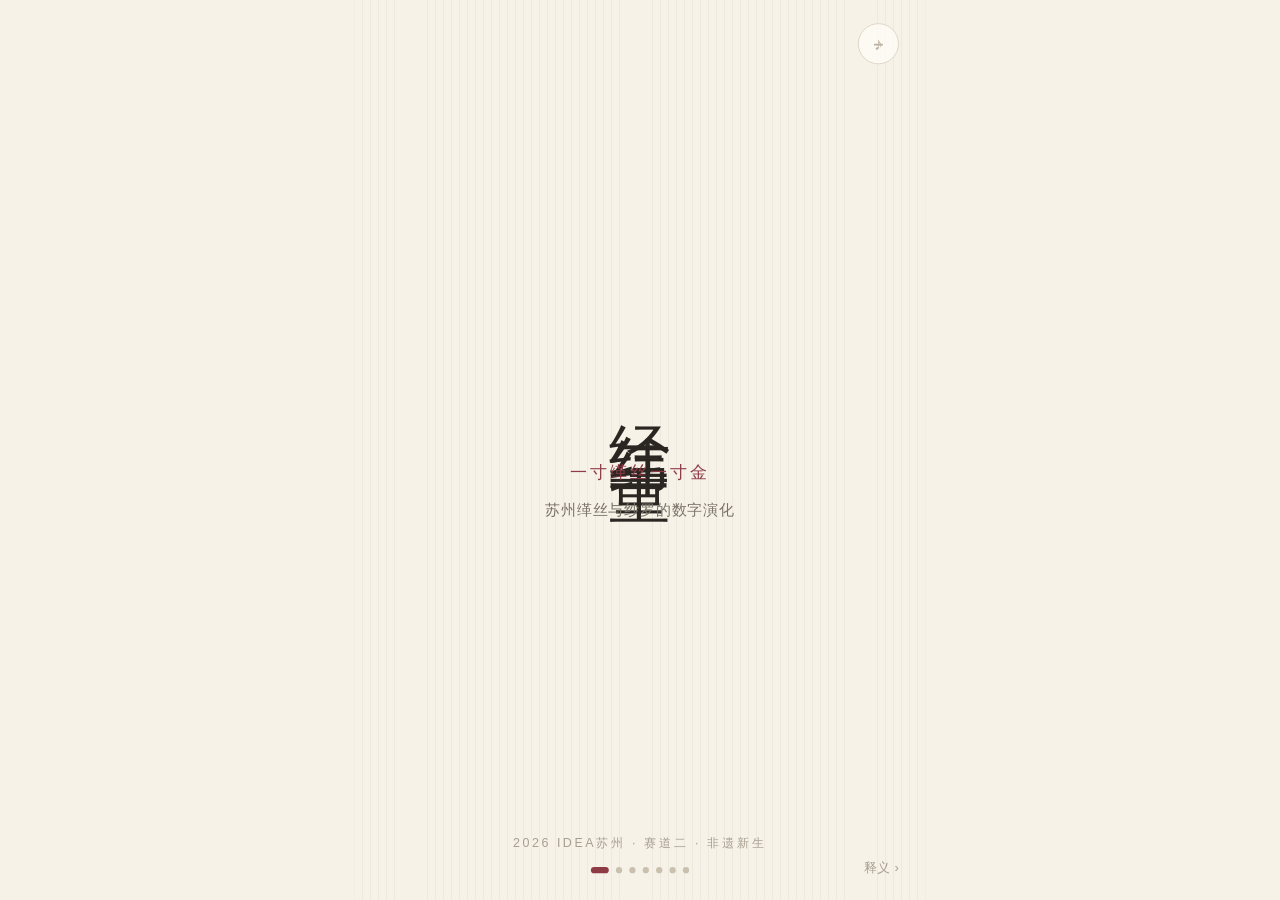
<file: index.html>
<!DOCTYPE html>
<html lang="zh-CN">
<head>
<meta charset="utf-8">
<meta name="viewport" content="width=device-width,initial-scale=1,maximum-scale=1,user-scalable=no,viewport-fit=cover">
<title>经纬二重 · 苏州缂丝与纱罗的数字演化</title>
<style>
* { margin: 0; padding: 0; box-sizing: border-box; -webkit-tap-highlight-color: transparent; }

html, body {
  height: 100%;
  background: #F7F2E8;
  overflow: hidden;
  font-family: "PingFang SC", "Hiragino Sans GB", "Microsoft YaHei", sans-serif;
  color: #2A2723;
  user-select: none;
}

#wrap { position: absolute; inset: 0; overflow: hidden; background: #F7F2E8; }

/* 舞台绝对定位于左上角，由 JS 计算 translate + scale 居中，
   避免 640px 布局宽度在窄屏溢出容器导致居中失效、右侧被切 */
#stage {
  position: absolute;
  left: 0; top: 0;
  width: 640px; height: 1008px;
  transform-origin: 0 0;
  background: #F7F2E8;
  overflow: hidden;
}

/* 纸面经线底纹 */
#stage::before {
  content: "";
  position: absolute; inset: 0;
  background: repeating-linear-gradient(90deg, rgba(0,0,0,.035) 0 1px, transparent 1px 9px);
  pointer-events: none;
}

.page {
  position: absolute; inset: 0;
  opacity: 0; pointer-events: none;
  transition: opacity .5s ease;
  display: flex; flex-direction: column;
  padding: 52px 44px 96px;
}
.page.on { opacity: 1; pointer-events: auto; }
body.nost .page { transition: none; }

.serif { font-family: "Songti SC", "STSong", "SimSun", serif; }

.kicker { font-size: 15px; letter-spacing: .34em; color: #9A9184; margin-bottom: 14px; }
h1 { font-size: 46px; font-weight: 600; letter-spacing: .1em; line-height: 1.15; }
h2 { font-size: 30px; font-weight: 600; letter-spacing: .06em; margin-bottom: 6px; }
.sub { font-size: 17px; color: #7A7266; line-height: 1.7; letter-spacing: .04em; }
.rule { width: 46px; height: 2px; background: #8E3B45; margin: 18px 0 22px; }

/* 封面 */
#p1 { justify-content: center; align-items: center; text-align: center; padding-bottom: 52px; }
#p1 .vtitle { writing-mode: vertical-rl; font-size: 68px; letter-spacing: .22em; margin-bottom: 26px; }
#p1 .quote { font-size: 19px; color: #8E3B45; letter-spacing: .18em; margin-top: 10px; }
#p1 .meta { position: absolute; bottom: 54px; font-size: 14px; color: #A79E90; letter-spacing: .2em; }

/* 释义页 */
.toggle { display: flex; border: 1px solid #DCD4C4; border-radius: 26px; overflow: hidden; width: 300px; margin: 8px 0 20px; }
.toggle div { flex: 1; text-align: center; padding: 11px 0; font-size: 17px; color: #8A8274; cursor: pointer; }
.toggle div.act { background: #2A2723; color: #F7F2E8; }
.diagram { width: 552px; height: 300px; background: #FFFDF7; border: 1px solid #DCD3C1; border-radius: 6px; }
.note { margin-top: 20px; font-size: 17px; line-height: 1.8; color: #5C564C; }
.note b { color: #8E3B45; font-weight: 600; }

/* 择样 / 掷色 */
.grid2 { display: grid; grid-template-columns: 1fr 1fr; gap: 16px; margin-top: 10px; }
.card { background: #FFFDF7; border: 1px solid #E7E0D2; border-radius: 8px; padding: 10px; cursor: pointer; }
.card.act { border-color: #8E3B45; }
.card canvas { display: block; margin: 0 auto; border-radius: 4px; }
.card .nm { font-size: 17px; margin-top: 8px; }
.card .nt { font-size: 13px; color: #9A9184; margin-top: 2px; }

.swatches { display: flex; flex-wrap: wrap; gap: 14px; margin: 14px 0 8px; }
.sw { width: 92px; border: 1px solid transparent; border-radius: 6px; padding: 5px; cursor: pointer; }
.sw.act { border-color: #2A2723; border-width: 2px; }
.sw .bar { display: flex; height: 34px; border-radius: 4px; overflow: hidden; }
.sw .bar i { flex: 1; }
.sw .nm { font-size: 14px; text-align: center; margin-top: 6px; color: #6E675C; }

/* 织造页 */
#p5 { padding-bottom: 88px; }
#loom { width: 460px; height: 580px; margin: 0 auto; display: block; background: #FFFDF7; border: 1px solid #DCD3C1; border-radius: 6px; touch-action: none; cursor: ew-resize; }
.prow { display: flex; align-items: center; gap: 14px; margin-top: 14px; }
.pbar { flex: 1; height: 6px; background: #E3DBC9; border-radius: 3px; overflow: hidden; }
.pbar i { display: block; height: 100%; width: 0; background: #8E3B45; transition: width .12s linear; }
.pnum { font-size: 15px; color: #7A7266; min-width: 92px; text-align: right; }
.hint { margin-top: 12px; font-size: 16px; color: #8A8274; text-align: center; letter-spacing: .06em; }

/* 苏罗页 */
#p6 #luo { width: 552px; height: 300px; background: #FFFDF7; border: 1px solid #DCD3C1; border-radius: 6px; touch-action: none; }
.quote2 { margin-top: 16px; padding: 14px 16px; border-left: 3px solid #8E3B45; background: rgba(142,59,69,.05); font-size: 16px; line-height: 1.75; color: #5C564C; }
.quote2 .src { display: block; margin-top: 8px; font-size: 13px; color: #9A9184; }

/* 成画页 */
#p7 #final { width: 345px; height: 435px; margin: 0 auto; display: block; background: #FFFDF7; border: 1px solid #DCD3C1; border-radius: 4px; }
.mock { display: flex; gap: 14px; margin-top: 14px; }
.mock div { flex: 1; }
.mock .box { height: 116px; background: #EFE8D8; border-radius: 6px; overflow: hidden; display: flex; align-items: center; justify-content: center; }
.mock .box img { max-width: 86%; max-height: 86%; object-fit: contain; }
.mock .box.round { border-radius: 999px; }
.mock .box.round img { border-radius: 999px; max-width: 78%; max-height: 78%; }
.mock p { font-size: 14px; text-align: center; color: #7A7266; margin-top: 8px; }

/* 按钮 */
.btn {
  display: inline-block; padding: 13px 30px; font-size: 17px; letter-spacing: .12em;
  border: 1px solid #2A2723; border-radius: 30px; cursor: pointer; background: transparent; color: #2A2723;
}
.btn.solid { background: #2A2723; color: #F7F2E8; }
.btn:active { opacity: .7; }
.btnrow { display: flex; gap: 12px; margin-top: 16px; }

/* 翻页器 */
#pager { position: absolute; left: 0; right: 0; bottom: 30px; display: flex; align-items: center; justify-content: center; gap: 8px; z-index: 5; }
#pager i { width: 7px; height: 7px; border-radius: 50%; background: #C9C0AE; display: block; }
#pager i.act { background: #8E3B45; width: 20px; border-radius: 4px; }
#nav { position: absolute; bottom: 26px; right: 30px; font-size: 15px; color: #A79E90; z-index: 5; cursor: pointer; }
#prev { position: absolute; bottom: 26px; left: 30px; font-size: 15px; color: #A79E90; z-index: 5; cursor: pointer; }
#nav:empty, #prev:empty { display: none; }
#nav:active, #prev:active { color: #8E3B45; }

#sound {
  position: absolute; top: 26px; right: 30px; z-index: 6; cursor: pointer;
  width: 46px; height: 46px; border-radius: 50%;
  border: 1px solid #DCD4C4; background: rgba(255, 253, 247, .78);
  display: flex; align-items: center; justify-content: center;
  font-size: 20px; color: #2A2723;
}
#sound.off { color: #B9B0A0; text-decoration: line-through; }

.foot { position: absolute; bottom: 30px; left: 44px; font-size: 13px; color: #B3AA9B; letter-spacing: .14em; }

</style>
</head>
<body>
<div id="wrap">
<div id="stage">

  <section class="page" id="p1">
    <div class="vtitle serif">经纬二重</div>
    <div class="quote serif">一寸缂丝一寸金</div>
    <div class="sub" style="margin-top:16px">苏州缂丝与纱罗的数字演化</div>
    <div class="meta">2026 IDEA苏州 · 赛道二 · 非遗新生</div>
  </section>

  <section class="page" id="p2">
    <div class="kicker">P2 / 释义</div>
    <h2 class="serif">先看懂这两根线</h2>
    <div class="rule"></div>
    <div class="toggle" id="tog"><div class="act">通经</div><div>断纬</div></div>
    <div class="hint" style="margin:0 0 12px">点选任一项，可听该技艺的语音讲解</div>
    <canvas class="diagram" id="diagram"></canvas>
    <div class="note">缂丝之要，全在<b>通经断纬</b>四字：经线一根到底，纬线却按图稿色区各自回梭，互不相通。色界处遂留下细缝——这道缝，正是行家辨真伪的凭据。</div>
  </section>

  <section class="page" id="p3">
    <div class="kicker">P3 / 择样</div>
    <h2 class="serif">选一幅今日要织的样</h2>
    <div class="rule"></div>
    <div class="sub">四样皆由算法依参数生成，换一手便换一局。</div>
    <div class="grid2" id="picks"></div>
    <div class="btnrow"><span class="btn" id="btnReseed">换一手</span></div>
  </section>

  <section class="page" id="p4">
    <div class="kicker">P4 / 掷色</div>
    <h2 class="serif">掷一手丝色</h2>
    <div class="rule"></div>
    <div class="sub">六组色卡取自缂丝与宋锦常用的传统丝色，掷得哪一手便织哪一色。</div>
    <div class="swatches" id="sws"></div>
    <div class="btnrow"><span class="btn solid" id="btnCast">掷色</span></div>
  </section>

  <section class="page" id="p5">
    <div class="kicker">P5 / 上机</div>
    <h2 class="serif">引梭成纹</h2>
    <canvas id="loom"></canvas>
    <div class="prow"><div class="pbar"><i id="pbar"></i></div><div class="pnum" id="pnum">0 / 0 梭</div></div>
    <div class="btnrow">
      <span class="btn" id="btnAuto">替我织</span>
      <span class="btn" id="btnFlip">翻面</span>
      <span class="btn" id="btnReset">重织</span>
    </div>
    <div class="hint" id="hint">按住画布横向拖动，引梭织入</div>
  </section>

  <section class="page" id="p6">
    <div class="kicker">P6 / 互文</div>
    <h2 class="serif">同一根线的另一种解法</h2>
    <div class="rule"></div>
    <canvas id="luo"></canvas>
    <div class="hint" id="luoTxt">半绞 · 孔眼匀停</div>
    <div class="quote2">缂丝在纬上做减法，纱罗却在经上做加法：两根经线互相绞转，把纬线锁成稳定的方孔，谓之<b>椒孔</b>。左右拖动，可试绞转之紧慢。
      <span class="src">——技艺互文 · 苏州纱罗织造</span>
    </div>
  </section>

  <section class="page" id="p7">
    <div class="kicker">P7 / 成画</div>
    <h2 class="serif">这一幅，只此一幅</h2>
    <canvas id="final"></canvas>
    <div style="text-align:center;font-size:15px;color:#7A7266;margin-top:10px" id="fname"></div>
    <div class="mock">
      <div><div class="box"><img alt="丝巾"></div><p>丝巾</p></div>
      <div><div class="box round"><img alt="团扇"></div><p>团扇</p></div>
      <div><div class="box"><img alt="书衣"></div><p>书衣</p></div>
    </div>
    <div class="btnrow"><span class="btn solid" id="btnSave">存成图</span><span class="btn" id="btnAgain">再织一幅</span></div>
  </section>

  <div id="pager"></div>
  <div id="prev"></div>
  <div id="nav"></div>
  <div id="sound" class="off">&#9834;</div>
</div>
</div>
<script>
/* weave-pattern.js
 * 《经纬二重》H5 · 纹样与色谱引擎
 * 说明：全部几何形体与配色均由手写参数化算法生成（三角函数 + 伪随机分布），
 *       不使用任何 AI 生成素材、不依赖任何外部图片资源。
 * 数据契约：grid 为 W*H 的 Int8Array，值 -1 表示“地”（不落纬，露出经线），
 *           0..N-1 表示色区索引，映射至配色方案的 lines 数组。
 */

(function (root, factory) {
  if (typeof module === 'object' && module.exports) module.exports = factory();
  else root.NHPattern = factory();
})(typeof self !== 'undefined' ? self : this, function () {
  'use strict';

  var W = 46, H = 58;

  function mulberry32(a) {
    return function () {
      a |= 0; a = (a + 0x6D2B79F5) | 0;
      var t = Math.imul(a ^ (a >>> 15), 1 | a);
      t = (t + Math.imul(t ^ (t >>> 7), 61 | t)) ^ t;
      return ((t ^ (t >>> 14)) >>> 0) / 4294967296;
    };
  }

  function set(g, x, y, v) {
    x = Math.round(x); y = Math.round(y);
    if (x < 0 || y < 0 || x >= W || y >= H) return;
    g[y * W + x] = v;
  }

  function disc(g, cx, cy, r, v, aspect) {
    aspect = aspect || 1;
    var r2 = r * r;
    for (var y = Math.floor(cy - r / aspect); y <= Math.ceil(cy + r / aspect); y++) {
      for (var x = Math.floor(cx - r); x <= Math.ceil(cx + r); x++) {
        var dx = x - cx, dy = (y - cy) * aspect;
        if (dx * dx + dy * dy <= r2) set(g, x, y, v);
      }
    }
  }

  function ellipseFill(g, cx, cy, rx, ry, v, inner, innerV) {
    for (var y = Math.floor(cy - ry); y <= Math.ceil(cy + ry); y++) {
      for (var x = Math.floor(cx - rx); x <= Math.ceil(cx + rx); x++) {
        var dx = (x - cx) / rx, dy = (y - cy) / ry, d = dx * dx + dy * dy;
        if (d <= 1) set(g, x, y, (inner && d <= inner) ? innerV : v);
      }
    }
  }

  /* ---------- 通用：底部海水江崖 ---------- */
  function addWaves(g, rnd, top) {
    var bands = 3, k = 2 * Math.PI / (W / (1.4 + rnd() * 1.4));
    for (var b = 0; b < bands; b++) {
      var base = top + (H - top) * (b / bands);
      var amp = 1.6 + rnd() * 1.8;
      var ph = rnd() * Math.PI * 2;
      for (var x = 0; x < W; x++) {
        var edge = base + amp * Math.sin(k * x + ph);
        for (var y = Math.round(edge); y < Math.round(base + (H - top) / bands + 2); y++) {
          if (y >= 0 && y < H) {
            var cur = g[y * W + x];
            if (cur === -1) set(g, x, y, 3 + (b % 2 ? 1 : 0));
          }
        }
      }
    }
  }

  /* ---------- 纹样一：宝相团花 ---------- */
  /* 沿 ang 方向摆放一枚胖椭圆花瓣：主轴沿径向，副轴沿切向 */
  function petalEllipse(g, px, py, ang, rl, tw, v, aspect) {
    var ca = Math.cos(ang), sa = Math.sin(ang);
    for (var y = Math.floor(py - rl) - 1; y <= Math.ceil(py + rl) + 1; y++) {
      for (var x = Math.floor(px - rl) - 1; x <= Math.ceil(px + rl) + 1; x++) {
        var dx = x - px, dy = (y - py) * aspect;
        var u = dx * ca + dy * sa, w = -dx * sa + dy * ca;
        if ((u * u) / (rl * rl) + (w * w) / (tw * tw) <= 1) set(g, x, y, v);
      }
    }
  }

  function tuantuan(rnd) {
    var g = new Int8Array(W * H).fill(-1);
    var cx = (W - 1) / 2, cy = H * 0.40, aspect = 0.86;
    var twist = (rnd() - 0.5) * 0.6;
    var n = 8;

    /* 外层八瓣（与内层错半格） */
    for (var k = 0; k < n; k++) {
      var a2 = (k / n) * Math.PI * 2 + Math.PI / n + twist;
      petalEllipse(g, cx + Math.cos(a2) * 12.5, cy + Math.sin(a2) * 12.5 / aspect,
        a2, 6.2, 4.0, 2, aspect);
    }
    /* 外层瓣尖另起一色，取宝相花“间晕”之貌 */
    for (var k2 = 0; k2 < n; k2++) {
      var a3 = (k2 / n) * Math.PI * 2 + Math.PI / n + twist;
      disc(g, cx + Math.cos(a3) * 17.6, cy + Math.sin(a3) * 17.6 / aspect, 1.5, 3, aspect);
    }
    /* 内层八瓣覆盖其上 */
    for (var k3 = 0; k3 < n; k3++) {
      var a1 = (k3 / n) * Math.PI * 2 + twist;
      petalEllipse(g, cx + Math.cos(a1) * 6.4, cy + Math.sin(a1) * 6.4 / aspect,
        a1, 5.0, 3.2, 1, aspect);
    }
    disc(g, cx, cy, 2.4, 4, aspect);
    addWaves(g, rnd, H * 0.84);
    return g;
  }

  /* ---------- 纹样二：缠枝莲 ---------- */
  function lianzhi(rnd) {
    var g = new Int8Array(W * H).fill(-1);
    var amp = 7 + rnd() * 6, freq = 1.3 + rnd() * 1.0, ph = rnd() * Math.PI * 2;
    var cx = (W - 1) / 2;

    for (var y = 0; y < H; y++) {
      var t = y / (H - 1);
      var sx = cx + amp * Math.sin(freq * t * Math.PI * 2 + ph);
      for (var x = 0; x < W; x++) {
        if (Math.abs(x - sx) < 1.5) set(g, x, y, 1);
      }
    }
    for (var i = 0; i < 4; i++) {
      var yy = 5 + i * 13 + Math.floor(rnd() * 4);
      if (yy >= H) continue;
      var tt = yy / (H - 1);
      var ss = cx + amp * Math.sin(freq * tt * Math.PI * 2 + ph);
      var dir = (i % 2) ? 1 : -1;
      /* 花头须收在画面内，否则会被边界裁切而失去花形 */
      var fx = Math.max(5, Math.min(W - 6, ss + dir * (5.5 + rnd() * 3.5)));
      for (var k = 0; k < 8; k++) {
        var aa = (k / 8) * Math.PI * 2 + i * 0.42;
        ellipseFill(g, fx + Math.cos(aa) * 3.1, yy + Math.sin(aa) * 3.1, 2.4, 2.4, 2);
      }
      disc(g, fx, yy, 2.1, 0);
      ellipseFill(g, Math.max(4, Math.min(W - 5, ss - dir * (4.5 + rnd() * 3))), yy + 3, 3.6 + rnd() * 1.6, 2.2 + rnd() * 1.2, 3);
    }
    addWaves(g, rnd, H * 0.8);
    return g;
  }

  /* ---------- 纹样三：游鱼戏藻（侧面角度，便于低分辨率成形） ---------- */
  function jinyu(rnd) {
    var g = new Int8Array(W * H).fill(-1);
    var cx = Math.round((W - 1) / 2), cy = Math.round(H * 0.38);

    /* 水草：自底部上扬的几缕 */
    for (var s = 0; s < 4; s++) {
      var bx = 4 + s * 12 + rnd() * 3;
      for (var yw = cy + 9; yw < H; yw++) {
        set(g, bx + Math.sin((yw - cy) * 0.26 + s * 1.7) * 2.4, yw, 3);
      }
    }

    /* 鱼身：横向橄榄形，外深内浅 */
    ellipseFill(g, cx - 1, cy, 13, 6.4, 1, 0.30, 0);
    /* 头部收钝 */
    for (var xh = Math.round(cx - 14); xh <= Math.round(cx - 10); xh++) {
      for (var yh = Math.round(cy - 6); yh <= Math.round(cy + 6); yh++) {
        if (g[yh * W + xh] !== -1) continue;
        var hh = 6.4 - (cx - 10 - xh) * 1.1;
        if (Math.abs(yh - cy) < hh) set(g, xh, yh, 1);
      }
    }
    /* 尾鳍：向右张开的两片 */
    for (var x = Math.round(cx + 10); x <= cx + 21; x++) {
      var t = (x - (cx + 10)) / 11;
      var sp = 1.2 + t * 6.4;
      for (var y = Math.round(cy - sp); y <= Math.round(cy + sp); y++) {
        if (Math.abs(Math.abs(y - cy) - sp) < 1.4) set(g, x, y, 2);
      }
    }
    /* 背鳍 */
    for (var y2 = Math.round(cy - 6); y2 >= cy - 13; y2--) {
      var t2 = (cy - 6 - y2) / 7;
      var hw = 4.2 * (1 - t2) + 0.6;
      for (var x2 = Math.round(cx - 3 - hw); x2 <= Math.round(cx - 3 + hw); x2++) set(g, x2, y2, 2);
    }
    /* 腹鳍 */
    for (var y3 = Math.round(cy + 6); y3 <= cy + 11; y3++) {
      var t3 = (y3 - (cy + 6)) / 5;
      var hw3 = 3.2 * (1 - t3) + 0.5;
      for (var x3 = Math.round(cx + 1 - hw3); x3 <= Math.round(cx + 1 + hw3); x3++) set(g, x3, y3, 2);
    }
    /* 鳃线与眼 */
    for (var y4 = cy - 4; y4 <= cy + 4; y4++) set(g, cx - 5, y4, 2);
    disc(g, cx - 8, cy - 1, 1.2, 4);
    addWaves(g, rnd, H * 0.86);
    return g;
  }

  /* ---------- 纹样四：海水江崖 ---------- */
  function shuiwen(rnd) {
    var g = new Int8Array(W * H).fill(-1);
    var top = H * 0.3, bands = 5;
    for (var b = 0; b < bands; b++) {
      var base = top + (H - top) * (b / bands);
      var amp = 2.2 + rnd() * 2.4;
      var k = 2 * Math.PI / (W / (1.2 + rnd() * 1.6));
      var ph = rnd() * Math.PI * 2;
      for (var x = 0; x < W; x++) {
        var edge = base + amp * Math.sin(k * x + ph);
        for (var y = Math.round(edge); y < Math.round(base + (H - top) / bands + 1.5); y++) {
          if (y >= 0 && y < H) set(g, x, y, b % 4 === 0 ? 0 : (1 + (b % 3)));
        }
      }
    }
    /* 立水浪头 */
    for (var s = 0; s < 3; s++) {
      var sx2 = 8 + s * 14 + rnd() * 4;
      for (var y4 = H * 0.86; y4 < H; y4++) {
        var hw = 1 + (y4 - H * 0.86) * 0.5;
        for (var x4 = Math.round(sx2 - hw); x4 <= Math.round(sx2 + hw); x4++) set(g, x4, y4, 2);
      }
    }
    return g;
  }

  var BUILDERS = [
    { id: 'tuanhua', name: '宝相团花', note: '放射对称·三层环花', fn: tuantuan },
    { id: 'lianzhi', name: '缠枝莲', note: '藤蔓绕 riots花·左右生', fn: lianzhi },
    { id: 'jinyu', name: '游鱼戏藻', note: '橄榄鱼身·尾鳍张立', fn: jinyu },
    { id: 'shuiwen', name: '海水江崖', note: '层波相叠·立水浪头', fn: shuiwen }
  ];

  /* ---------- 传统缂丝 / 苏罗常用丝色 ---------- */
  var PALETTES = [
    { id: 'songya', name: '宋韵雅', ground: '#EFE7D6', warp: '#D6C9AC',
      lines: ['#2F6B8F', '#5B8C51', '#D8A63D', '#A8324A', '#7A6A9B'] },
    { id: 'yuefu', name: '乐府红', ground: '#F6EDDF', warp: '#DFD2BA',
      lines: ['#D4537E', '#2F6B8F', '#E8A33D', '#3F7A5E', '#9C3B4E'] },
    { id: 'biluo', name: '碧螺青', ground: '#EDEEE2', warp: '#CBD4C0',
      lines: ['#3D7A6B', '#8FB27E', '#D9C87A', '#B0654C', '#4B6E8F'] },
    { id: 'mojin', name: '墨缂金', ground: '#1F2230', warp: '#3A3F52',
      lines: ['#C8A155', '#8E3B45', '#3F6B84', '#7C7A4A', '#E0D9C4'] },
    { id: 'oufen', name: '藕粉莲', ground: '#F6ECEC', warp: '#E2CDD2',
      lines: ['#C77B8C', '#86A6A0', '#E4B45C', '#6E5A7C', '#A9445A'] },
    { id: 'shiqing', name: '石青霜', ground: '#E9EEF2', warp: '#C6D1DA',
      lines: ['#25557A', '#5C8EA6', '#E0BE6B', '#8A4A3C', '#6B7B52'] }
  ];

  function build(patternId, seed) {
    var b = BUILDERS.filter(function (p) { return p.id === patternId; })[0] || BUILDERS[0];
    return { grid: b.fn(mulberry32(seed || 1)), meta: b };
  }

  /* 将 grid 按行切分为“梭”：每一梭 = 一行内连续的同色段（断纬的直接依据） */
  function toRows(grid) {
    var rows = [];
    for (var y = 0; y < H; y++) {
      var runs = [], cur = grid[y * W], start = 0;
      for (var x = 1; x <= W; x++) {
        var v = x < W ? grid[y * W + x] : -999;
        if (v !== cur) {
          if (cur !== -1) runs.push({ x0: start, x1: x - 1, c: cur });
          cur = v; start = x;
        }
      }
      rows.push(runs);
    }
    return rows;
  }

  return {
    W: W, H: H, BUILDERS: BUILDERS, PALETTES: PALETTES,
    build: build, toRows: toRows, rng: mulberry32
  };
});

</script>
<script>
/* app.js — 《经纬二重》H5 交互逻辑
 * 依赖 NHPattern（weave-pattern.js）。全部图形由代码绘制，无任何外部图片素材。
 */
(function () {
  'use strict';
  var P = window.NHPattern, W = P.W, H = P.H, CELL = 10;
  var LOOMW = W * CELL, LOOMH = H * CELL;   // 460 x 580

  var S = {
    page: 0, pattern: 'tuanhua', seed: 7, palette: 0,
    runs: [], woven: 0, auto: false, mirror: false, twist: 0.45, mode: 'tong', frame: null
  };

  function $(id) { return document.getElementById(id); }

  function fit(cv, w, h, d) {
    d = d || 2;
    cv.width = w * d; cv.height = h * d;
    cv.style.width = w + 'px'; cv.style.height = h + 'px';
    var c = cv.getContext('2d');
    c.setTransform(d, 0, 0, d, 0, 0);
    return c;
  }

  function rr(c, x, y, w, h, r) {
    if (w < 2 * r) r = w / 2; if (h < 2 * r) r = h / 2;
    c.beginPath();
    c.moveTo(x + r, y);
    c.lineTo(x + w - r, y); c.quadraticCurveTo(x + w, y, x + w, y + r);
    c.lineTo(x + w, y + h - r); c.quadraticCurveTo(x + w, y + h, x + w - r, y + h);
    c.lineTo(x + r, y + h); c.quadraticCurveTo(x, y + h, x, y + h - r);
    c.lineTo(x, y + r); c.quadraticCurveTo(x, y, x + r, y);
    c.closePath();
  }

  /* ---------- 数据：把纹样展开成“梭”的序列 ---------- */
  function buildRuns() {
    var g = P.build(S.pattern, S.seed).grid;
    var rows = P.toRows(g), out = [];
    for (var y = 0; y < rows.length; y++) {
      for (var i = 0; i < rows[y].length; i++) {
        out.push({ row: y, x0: rows[y][i].x0, x1: rows[y][i].x1, c: rows[y][i].c });
      }
    }
    S.runs = out; S.total = out.length;
  }

  /* ---------- 织机绘制 ---------- */
  function drawLoom(c, upto, mirror, small) {
    var pal = P.PALETTES[S.palette], k = small || 1;
    var w = LOOMW * k, h = LOOMH * k;
    c.clearRect(0, 0, w, h);
    c.fillStyle = pal.ground; c.fillRect(0, 0, w, h);
    c.globalAlpha = 0.5; c.fillStyle = pal.warp;
    for (var i = 0; i < W; i++) c.fillRect((i * CELL + CELL / 2 - 0.7) * k, 0, 1.4 * k, h);
    c.globalAlpha = 1;
    for (var j = 0; j < upto && j < S.runs.length; j++) {
      var r = S.runs[j];
      var x = r.x0 * CELL + 1, ww = (r.x1 - r.x0 + 1) * CELL - 2, y = r.row * CELL + 1;
      if (mirror) x = LOOMW - x - ww;
      var col = pal.lines[r.c % pal.lines.length];
      c.fillStyle = col;
      rr(c, x * k, y * k, ww * k, (CELL - 2) * k, 3 * k); c.fill();
      c.fillStyle = 'rgba(255,255,255,.16)';
      c.fillRect(x * k, y * k, ww * k, 1.2 * k);
    }
  }

  /* ---------- 缩略图 ---------- */
  /* 缩略图的梭序缓存：动画每帧重绘，不能每次都重跑 build + toRows */
  var thumbCache = {};
  function thumbRuns(pid, seed) {
    var key = pid + '_' + seed;
    if (!thumbCache[key]) {
      var g = P.build(pid, seed).grid, rows = P.toRows(g), out = [];
      for (var y = 0; y < rows.length; y++) {
        for (var i = 0; i < rows[y].length; i++) {
          out.push({ row: y, x0: rows[y][i].x0, x1: rows[y][i].x1, c: rows[y][i].c });
        }
      }
      thumbCache[key] = out;
    }
    return thumbCache[key];
  }

  function drawThumb(cv, pid, seed, palIdx, upto) {
    var runs = thumbRuns(pid, seed), k = 0.5;
    var c = cv.__ctx;
    if (!c) {
      c = fit(cv, LOOMW * k, LOOMH * k, 2);
      cv.__ctx = c;
      /* 固定显示尺寸，避免四张卡片把页面撑出屏外 */
      cv.style.width = '167px'; cv.style.height = '210px';
    }
    var pal = P.PALETTES[palIdx];
    c.fillStyle = pal.ground; c.fillRect(0, 0, LOOMW * k, LOOMH * k);
    c.globalAlpha = 0.45; c.fillStyle = pal.warp;
    for (var i = 0; i < W; i++) c.fillRect((i * CELL + CELL / 2 - 0.6) * k, 0, 1.2 * k, LOOMH * k);
    c.globalAlpha = 1;
    var n = (upto === undefined) ? runs.length : Math.min(runs.length, Math.floor(upto));
    for (var j = 0; j < n; j++) {
      var r = runs[j];
      c.fillStyle = pal.lines[r.c % pal.lines.length];
      c.fillRect((r.x0 * CELL + 1) * k, (r.row * CELL + 1) * k, ((r.x1 - r.x0 + 1) * CELL - 2) * k, (CELL - 2) * k);
    }
  }

  /* ---------- P2 释义图：通经 / 断纬 ---------- */
  function ease(x) { return x < 0.5 ? 2 * x * x : 1 - Math.pow(-2 * x + 2, 2) / 2; }

  /* 回纬折返的示意钩 */
  function drawHook(c, bx, k, blink) {
    c.save();
    c.strokeStyle = '#8E3B45'; c.lineWidth = 2 * k;
    c.globalAlpha = 0.35 + 0.65 * Math.abs(Math.sin(blink * Math.PI));
    c.setLineDash([4 * k, 3 * k]);
    c.beginPath();
    c.moveTo(bx, 138 * k); c.lineTo(bx, 112 * k);
    c.lineTo(bx + 12 * k, 112 * k); c.lineTo(bx + 12 * k, 164 * k); c.lineTo(bx, 164 * k);
    c.stroke();
    c.restore();
  }

  function drawDiagram(c, k, prog) {
    k = k || 1;
    prog = (prog === undefined) ? 1 : Math.max(0, Math.min(1, prog));
    var w = 552 * k, h = 300 * k;
    var pal = P.PALETTES[S.palette], cols = 12, cw = w / cols;
    c.clearRect(0, 0, w, h);
    c.fillStyle = '#FFFDF7'; c.fillRect(0, 0, w, h);
    c.fillStyle = pal.warp; c.globalAlpha = 0.85;
    for (var i = 0; i < cols; i++) c.fillRect(i * cw + cw / 2 - 1.5 * k, 20 * k, 3 * k, 260 * k);
    c.globalAlpha = 1;

    c.textAlign = 'center';

    if (S.mode === 'tong') {
      var len = 504 * k * ease(prog);
      if (len > 1) {
        c.fillStyle = pal.lines[0];
        rr(c, 24 * k, 138 * k, len, 26 * k, 8 * k); c.fill();
      }
      if (prog < 1) {
        c.fillStyle = '#8E3B45';
        c.beginPath(); c.arc(24 * k + len, 151 * k, 5.5 * k, 0, 6.2832); c.fill();
      }
      c.fillStyle = '#2A2723'; c.font = (15 * k) + 'px sans-serif';
      c.fillText('一根纬线左右到头，通到底', w / 2, 196 * k);
      c.fillStyle = '#8E3B45';
      c.fillText('经线自始至终不断 · 通经', w / 2, 226 * k);
    } else {
      var segs = [[24, 150], [190, 160], [370, 158]];
      var cs = [pal.lines[0], pal.lines[1], pal.lines[2]];
      segs.forEach(function (s, i) {
        var lp = Math.max(0, Math.min(1, (prog - i * 0.26) / 0.30));
        var len = s[1] * k * ease(lp);
        if (len > 1) {
          c.fillStyle = cs[i];
          rr(c, s[0] * k, 138 * k, len, 26 * k, 8 * k); c.fill();
        }
        if (lp >= 1 && i < segs.length - 1) drawHook(c, (s[0] + s[1] + 6) * k, k, prog * 5);
      });
      c.fillStyle = '#2A2723'; c.font = (15 * k) + 'px sans-serif';
      c.fillText('纬线各走一段就折回，互不相通', w / 2, 200 * k);
      c.fillStyle = '#8E3B45';
      c.fillText('断纬 · 色界处遂留细缝', w / 2, 230 * k);
    }
  }

  /* ---------- P6 苏罗绞经 ---------- */
  /* 绞经：两根经线沿纵向正弦摆动且相位相反，周期性互绞，围出连续椒孔 */
  function drawLuo(c, k, ph, wp) {
    k = k || 1;
    ph = ph || 0;
    wp = (wp === undefined) ? 1 : Math.max(0, Math.min(1, wp));
    var w = 552 * k, h = 300 * k;
    c.clearRect(0, 0, w, h);
    c.fillStyle = pal0().ground; c.fillRect(0, 0, w, h);
    var pairs = 7, chh = 60 * k, amp = (w / pairs) * 0.20 * (0.35 + S.twist * 0.85);
    c.lineCap = 'round';

    for (var j = 0; j < pairs * 2; j++) {
      var base = Math.floor(j / 2) * (w / pairs) + (w / pairs) * 0.5;
      var phase = (j % 2) ? 0 : Math.PI;
      c.strokeStyle = (j % 2) ? '#8E3B45' : '#2F6B8F';
      c.lineWidth = 2.4 * k;
      c.beginPath();
      for (var y = 0; y <= h; y += 3) {
        /* 相位随时间推进：绞转点沿纵向流动，如同经线连续互绞 */
        var xx = base + amp * Math.sin((y / chh) * Math.PI * 2 + phase + ph);
        if (y === 0) c.moveTo(xx, y); else c.lineTo(xx, y);
      }
      c.stroke();
    }
    /* 纬线自上而下逐条织入，锁住孔眼 */
    c.strokeStyle = 'rgba(90,84,74,.42)'; c.lineWidth = 1.4 * k;
    var rowsN = h / (chh / 2);
    for (var ri = 0; ri <= rowsN; ri++) {
      var ry = ri * (chh / 2);
      if (ry > h * wp) break;
      c.beginPath(); c.moveTo(0, ry); c.lineTo(w, ry); c.stroke();
    }
  }
  function pal0() { return P.PALETTES[S.palette]; }

  /* ---------- 页面切换 ---------- */
  var NAMES = ['封面', '释义', '择样', '掷色', '上机', '互文', '成画'];
  function go(i) {
    if (i < 0 || i > 6) return;
    S.page = i;
    var pages = document.querySelectorAll('.page');
    for (var k = 0; k < pages.length; k++) pages[k].classList.toggle('on', k === i);
    var dots = $('pager').children;
    for (var d = 0; d < dots.length; d++) dots[d].classList.toggle('act', d === i);
    $('nav').textContent = i === 6 ? '' : NAMES[i + 1] + ' ›';
    $('prev').textContent = i === 0 ? '' : '‹ ' + NAMES[i - 1];
    if (i === 4) { $('loom').style.display = 'block'; drawLoom(loomCtx(), S.woven, S.mirror); }
    if (i === 6) renderFinal();
  }

  var loomC = null, luoC = null, diaC = null;
  function loomCtx() {
    if (!loomC) loomC = fit($('loom'), LOOMW, LOOMH, 2);
    return loomC;
  }
  function luoCtx() { if (!luoC) luoC = fit($('luo'), 552, 300, 2); return luoC; }
  function diaCtx() { if (!diaC) diaC = fit($('diagram'), 552, 300, 2); return diaC; }

  /* ================= 声音 =================
   * BGM 由 Web Audio 实时合成：五声音阶缓行 + 织机投梭声，不使用任何网络音乐，规避版权风险。
   * 语音讲解默认用设备内置中文语音朗读；若 AUDIO_FILE 中填入 mp3 路径，则优先播放该录音。
   */
  var AUDIO_FILE = { bgm: '', tong: '', duan: '' };

  var NARR = {
    tong: '通经，就是经线从上到下贯通整幅，一根到底，从不剪断。它是缂丝的骨架，也是所有纬线依附的基础。',
    duan: '断纬，是缂丝最要紧的一刀。纬线不贯穿全幅，而是依照图稿的色区，一小段一小段地回梭，' +
          '所以每一个颜色的交界处，都会留下一道极细的缝。行家管它叫缂缝，也是辨别真假缂丝的凭据。'
  };

  var AU = {
    ctx: null, master: null, on: false, step: 0, timer: null, fileEl: null, manual: false,
    init: function () {
      if (this.ctx) return true;
      var C = window.AudioContext || window.webkitAudioContext;
      if (!C) return false;
      try {
        this.ctx = new C();
        this.master = this.ctx.createGain();
        this.master.gain.value = 0;
        this.master.connect(this.ctx.destination);
      } catch (e) { this.ctx = null; return false; }
      return true;
    },
    tone: function (f, dur, type, vol) {
      if (!this.ctx) return;
      var t = this.ctx.currentTime, o = this.ctx.createOscillator(), g = this.ctx.createGain();
      o.type = type || 'sine'; o.frequency.value = f;
      g.gain.setValueAtTime(0.0001, t);
      g.gain.linearRampToValueAtTime(vol, t + 0.03);
      g.gain.exponentialRampToValueAtTime(0.0001, t + dur);
      o.connect(g); g.connect(this.master);
      o.start(t); o.stop(t + dur + 0.05);
    },
    /* 织机投梭的短促声响 */
    clack: function () {
      if (!this.ctx) return;
      var c = this.ctx, len = Math.floor(c.sampleRate * 0.05);
      var buf = c.createBuffer(1, len, c.sampleRate), dat = buf.getChannelData(0);
      for (var i = 0; i < len; i++) dat[i] = (Math.random() * 2 - 1) * Math.pow(1 - i / len, 6);
      var s = c.createBufferSource(); s.buffer = buf;
      var g = c.createGain(); g.gain.value = 0.05;
      var f = c.createBiquadFilter(); f.type = 'bandpass'; f.frequency.value = 1700;
      s.connect(f); f.connect(g); g.connect(this.master);
      s.start();
    },
    beat: function () {
      var sc = [261.63, 293.66, 329.63, 392.00, 440.00, 523.25];
      var seq = [0, 2, 1, 3, 2, 4, 3, 5, 4, 2, 1, 0];
      var n = sc[seq[this.step % seq.length]];
      this.tone(n / 2, 1.7, 'sine', 0.20);
      this.tone(n, 1.1, 'triangle', 0.09);
      if (this.step % 4 === 0) this.clack();
      this.step++;
    },
    start: function () {
      if (!this.init()) return;
      if (this.ctx.state === 'suspended') this.ctx.resume();
      var t = this.ctx.currentTime;
      this.master.gain.cancelScheduledValues(t);
      this.master.gain.setValueAtTime(this.master.gain.value, t);
      this.master.gain.linearRampToValueAtTime(0.16, t + 1.2);
      if (AUDIO_FILE.bgm) {
        if (!this.fileEl) { this.fileEl = new Audio(AUDIO_FILE.bgm); this.fileEl.loop = true; }
        var p = this.fileEl.play(); if (p && p.catch) p.catch(function () {});
      }
      var self = this;
      if (!this.timer) this.timer = setInterval(function () { self.beat(); }, 500);
      this.on = true;
    },
    stop: function () {
      if (!this.ctx) return;
      var t = this.ctx.currentTime;
      this.master.gain.cancelScheduledValues(t);
      this.master.gain.setValueAtTime(this.master.gain.value, t);
      this.master.gain.linearRampToValueAtTime(0.0001, t + 0.4);
      if (this.timer) { clearInterval(this.timer); this.timer = null; }
      if (this.fileEl) this.fileEl.pause();
      this.on = false;
      this.hush();
    },
    speak: function (key) {
      if (!this.on) return;
      var f = AUDIO_FILE[key];
      if (f) {
        try { var a = new Audio(f); var p = a.play(); if (p && p.catch) p.catch(function () {}); return; }
        catch (e) { /* 文件缺失则退回朗读 */ }
      }
      if (!('speechSynthesis' in window)) return;
      try {
        window.speechSynthesis.cancel();
        var u = new SpeechSynthesisUtterance(NARR[key]);
        u.lang = 'zh-CN'; u.rate = 0.92; u.pitch = 1;
        window.speechSynthesis.speak(u);
      } catch (e) {}
    },
    hush: function () {
      try { if ('speechSynthesis' in window) window.speechSynthesis.cancel(); } catch (e) {}
    }
  };

  /* ================= 动画调度 =================
   * 只驱动当前所在屏的动画，离屏即停，避免无谓耗电。
   * S.frame 为数字时锁定进度，供离线截图取中间帧。
   */
  var Ticker = (function () {
    var items = [], t0 = 0;
    function loop(now) {
      if (!t0) t0 = now;
      var t = (now - t0) / 1000;
      for (var i = 0; i < items.length; i++) {
        var it = items[i];
        if (it.page !== S.page) continue;
        it.draw(S.frame === null ? t : S.frame);
      }
      requestAnimationFrame(loop);
    }
    requestAnimationFrame(loop);
    return { add: function (page, draw) { items.push({ page: page, draw: draw }); } };
  })();

  /* ---------- P5 织造交互 ---------- */
  function weave(n) {
    var before = Math.floor(S.woven);
    S.woven = Math.max(0, Math.min(S.total, S.woven + n));
    if (Math.floor(S.woven) !== before) {
      drawLoom(loomCtx(), Math.floor(S.woven), S.mirror);
      $('pbar').style.width = (S.woven / S.total * 100).toFixed(1) + '%';
      $('pnum').textContent = Math.floor(S.woven) + ' / ' + S.total + ' 梭';
      if (S.woven >= S.total) $('hint').textContent = '织成了 · 可翻面验看，或向下继续';
    }
  }
  function bindLoom() {
    var cv = $('loom'), last = 0, down = false;
    cv.addEventListener('pointerdown', function (e) {
      down = true; last = e.clientX; cv.setPointerCapture(e.pointerId);
      $('hint').textContent = '引梭中…';
    });
    cv.addEventListener('pointermove', function (e) {
      if (!down) return;
      var dx = Math.abs(e.clientX - last); last = e.clientX;
      weave(dx * 0.62);
    });
    ['pointerup', 'pointercancel'].forEach(function (ev) {
      cv.addEventListener(ev, function () { down = false; });
    });
    var ax = 0;
    (function loop() {
      if (S.auto && S.page === 4) weave(1.6);
      requestAnimationFrame(loop);
    })();
  }

  /* ---------- P7 成画 ---------- */
  function renderFinal() {
    var src = $('loom');
    var fc = fit($('final'), 345, 435, 2);
    fc.drawImage(src, 0, 0, 345, 435);
    var url = src.toDataURL('image/png');
    var imgs = document.querySelectorAll('#p7 .mock img');
    for (var i = 0; i < imgs.length; i++) imgs[i].src = url;
    $('fname').textContent = P.BUILDERS.filter(function (b) { return b.id === S.pattern; })[0].name
      + ' · ' + pal0().name;
  }

  /* ---------- 初始化 ---------- */
  function init() {
    buildRuns();

    /* 素材导出（供展示海报高清取图）：?export=1 织造成品 2 苏罗绞经 3 通经断纬机制 */
    var ex = /export=(\d)/.exec(location.search);
    if (ex) {
      document.body.innerHTML = '';
      document.body.style.cssText = 'margin:0;background:#fff';
      var cv = document.createElement('canvas'), c;
      if (+ex[1] === 1) { c = fit(cv, 1104, 1392, 1); S.woven = S.total; drawLoom(c, S.total, false, 2.4); }
      else if (+ex[1] === 2) { c = fit(cv, 1104, 600, 1); drawLuo(c, 2); }
      else { c = fit(cv, 1104, 600, 1); S.mode = 'duan'; drawDiagram(c, 2); }
      document.body.appendChild(cv);
      return;
    }

    loomCtx();

    /* 择样卡片 */
    var gs = $('picks'), pickCvs = [];
    P.BUILDERS.forEach(function (b) {
      var d = document.createElement('div');
      d.className = 'card' + (b.id === S.pattern ? ' act' : '');
      d.innerHTML = '<canvas></canvas><div class="nm">' + b.name + '</div><div class="nt">' + b.note + '</div>';
      gs.appendChild(d);
      pickCvs.push(d.querySelector('canvas'));
      drawThumb(d.querySelector('canvas'), b.id, S.seed, S.palette);
      d.onclick = function () {
        S.pattern = b.id;
        var cs = gs.children;
        for (var i = 0; i < cs.length; i++) cs[i].classList.remove('act');
        d.classList.add('act');
        reseed();
      };
    });

    /* 色卡 */
    var sw = $('sws');
    P.PALETTES.forEach(function (p, i) {
      var d = document.createElement('div');
      d.className = 'sw' + (i === S.palette ? ' act' : '');
      var bar = p.lines.map(function (c) { return '<i style="background:' + c + '"></i>'; }).join('');
      d.innerHTML = '<div class="bar">' + bar + '</div><div class="nm">' + p.name + '</div>';
      sw.appendChild(d);
      d.onclick = function () {
        S.palette = i;
        var cs = sw.children;
        for (var k = 0; k < cs.length; k++) cs[k].classList.remove('act');
        d.classList.add('act');
        recolor();
      };
    });

    /* 释义开关 */
    var tg = $('tog').children;
    for (var t = 0; t < tg.length; t++) {
      (function (idx) {
        tg[idx].onclick = function () {
          S.mode = idx === 0 ? 'tong' : 'duan';
          for (var q = 0; q < tg.length; q++) tg[q].classList.toggle('act', q === idx);
          AU.speak(S.mode);
        };
      })(t);
    }

    /* 翻页器 */
    var pg = $('pager');
    for (var i = 0; i < 7; i++) { var e = document.createElement('i'); if (i === 0) e.className = 'act'; pg.appendChild(e); }
    $('nav').onclick = function () { go(Math.min(6, S.page + 1)); };
    $('prev').onclick = function () { go(Math.max(0, S.page - 1)); };

    /* 按钮 */
    $('btnReseed').onclick = reseed;
    $('btnCast').onclick = function () {
      S.palette = Math.floor(Math.random() * P.PALETTES.length);
      var cs = sw.children;
      for (var k = 0; k < cs.length; k++) cs[k].classList.toggle('act', k === S.palette);
      recolor();
    };
    $('btnAuto').onclick = function () {
      S.auto = !S.auto;
      this.textContent = S.auto ? '停手' : '替我织';
      if (S.auto) $('hint').textContent = '自动织造中…';
    };
    $('btnFlip').onclick = function () {
      var cv = $('loom');
      cv.style.transition = 'transform .28s ease';
      cv.style.transform = 'rotateY(90deg)';
      setTimeout(function () {
        S.mirror = !S.mirror;
        drawLoom(loomCtx(), Math.floor(S.woven), S.mirror);
        cv.style.transform = 'rotateY(0deg)';
        $('hint').textContent = S.mirror ? '背面 · 双面同纹，此缂丝之所以为缂丝' : '正面';
        renderFinal();
      }, 290);
    };
    $('btnReset').onclick = function () { resetLoom(); renderFinal(); };
    $('btnSave').onclick = function () {
      var a = document.createElement('a');
      a.href = $('loom').toDataURL('image/png');
      a.download = '经纬二重-' + S.pattern + '.png';
      a.click();
    };
    $('btnAgain').onclick = function () { reseed(); go(2); };

    /* 苏罗拖动 */
    var lv = $('luo'), ld = false;
    lv.addEventListener('pointerdown', function (e) { ld = true; lv.setPointerCapture(e.pointerId); });
    lv.addEventListener('pointermove', function (e) {
      if (!ld) return;
      var r = lv.getBoundingClientRect();
      S.twist = Math.max(0, Math.min(1, (e.clientX - r.left) / r.width));
      $('luoTxt').textContent = S.twist < 0.35 ? '绞转松弛 · 椒孔舒张，罗面轻透'
        : (S.twist > 0.7 ? '绞转紧密 · 椒孔收敛，罗面致密' : '半绞 · 孔眼匀停');
    });
    lv.addEventListener('pointerup', function () { ld = false; });

    bindLoom();
    drawLoom(loomCtx(), 0, false);

    /* ---- 动画：P2 释义 / P3 择样（四样由空到满）/ P6 苏罗（绞转流动） ---- */
    /* ?still=1 为静态满幅模式：不注册动画，用于海报取图与省电降级 */
    if (/still=1/.test(location.search)) {
      drawDiagram(diaCtx(), 1, 1);
      P.BUILDERS.forEach(function (b, idx) { drawThumb(pickCvs[idx], b.id, S.seed, S.palette); });
      drawLuo(luoCtx(), 1, 0, 1);
    } else
    Ticker.add(1, function (t) {
      drawDiagram(diaCtx(), 1, Math.min(1, ((t % 4.2) / 4.2) / 0.8));
    });
    P.BUILDERS.forEach(function (b, idx) {
      Ticker.add(2, function (t) {
        var p = ((t + idx * 0.7) % 6.2) / 6.2;
        drawThumb(pickCvs[idx], b.id, S.seed, S.palette,
          Math.min(1, p / 0.86) * thumbRuns(b.id, S.seed).length);
      });
    });
    Ticker.add(5, function (t) {
      drawLuo(luoCtx(), 1, t * 1.1, Math.min(1, ((t % 5.2) / 5.2) / 0.85));
    });

    /* ---- 声音：右上角开关；首次触摸自动起播（移动端禁止无手势播放音频） ---- */
    var snd = $('sound');
    snd.onclick = function (e) {
      e.stopPropagation();
      AU.manual = true;
      if (AU.on) { AU.stop(); snd.className = 'off'; }
      else { AU.start(); snd.className = AU.on ? '' : 'off'; }
    };
    var kick = function (e) {
      if (e && e.target && e.target.id === 'sound') return;
      if (!AU.manual && !AU.on) {
        AU.start();
        snd.className = AU.on ? '' : 'off';
      }
      document.removeEventListener('pointerdown', kick);
    };
    document.addEventListener('pointerdown', kick);

    /* 调试/截图用：?static=1 关闭过渡，?full=1 直接织满，#pN 直跳第 N 屏 */
    if (/static=1/.test(location.search)) document.body.classList.add('nost');
    var fm = /frame=([\d.]+)/.exec(location.search);
    if (fm) S.frame = parseFloat(fm[1]);   /* 锁定动画进度，供离线截图取中间帧 */
    if (/full=1/.test(location.search)) {
      S.woven = S.total;
      drawLoom(loomCtx(), S.total, false);
      $('pbar').style.width = '100%';
      $('pnum').textContent = S.total + ' / ' + S.total + ' 梭';
      $('hint').textContent = '织成了 · 可翻面验看，或向下继续';
    }
    var m = /^#p(\d)$/.exec(location.hash);
    go(m ? Math.min(6, Math.max(0, +m[1] - 1)) : 0);
    if (/after=reset/.test(location.search)) { resetLoom(); go(4); }
  }

  /* 清空织面：必须强制重绘，不能只置零计数（weave() 在前后值相同时不重绘） */
  function resetLoom() {
    S.woven = 0; S.auto = false; S.mirror = false;
    $('btnAuto').textContent = '替我织';
    $('loom').style.transform = 'rotateY(0deg)';
    drawLoom(loomCtx(), 0, false);
    $('pbar').style.width = '0%';
    $('pnum').textContent = '0 / ' + S.total + ' 梭';
    $('hint').textContent = '按住画布横向拖动，引梭织入';
  }

  function reseed() {
    S.seed = 3 + Math.floor(Math.random() * 900);
    buildRuns();
    resetLoom();
  }

  function recolor() {
    drawLoom(loomCtx(), Math.floor(S.woven), S.mirror);
  }

  /* 视口适配：640x1008 设计稿整体等比缩放并居中。
     必须显式 translate 居中——若依赖 flex 居中，640px 布局宽在窄屏会溢出容器，
     浏览器退化为左对齐，缩放后右侧内容被切掉。 */
  function resize() {
    var w = window.innerWidth, h = window.innerHeight;
    var s = Math.min(w / 640, h / 1008);
    var st = $('stage');
    st.style.transformOrigin = '0 0';
    st.style.transform = 'translate(' + ((w - 640 * s) / 2).toFixed(2) + 'px,'
      + ((h - 1008 * s) / 2).toFixed(2) + 'px) scale(' + s.toFixed(4) + ')';
  }
  window.addEventListener('resize', resize);

  window.addEventListener('DOMContentLoaded', function () { init(); resize(); });
  window.__JW = { go: go, S: S };
})();

</script>
</body>
</html>
</file>
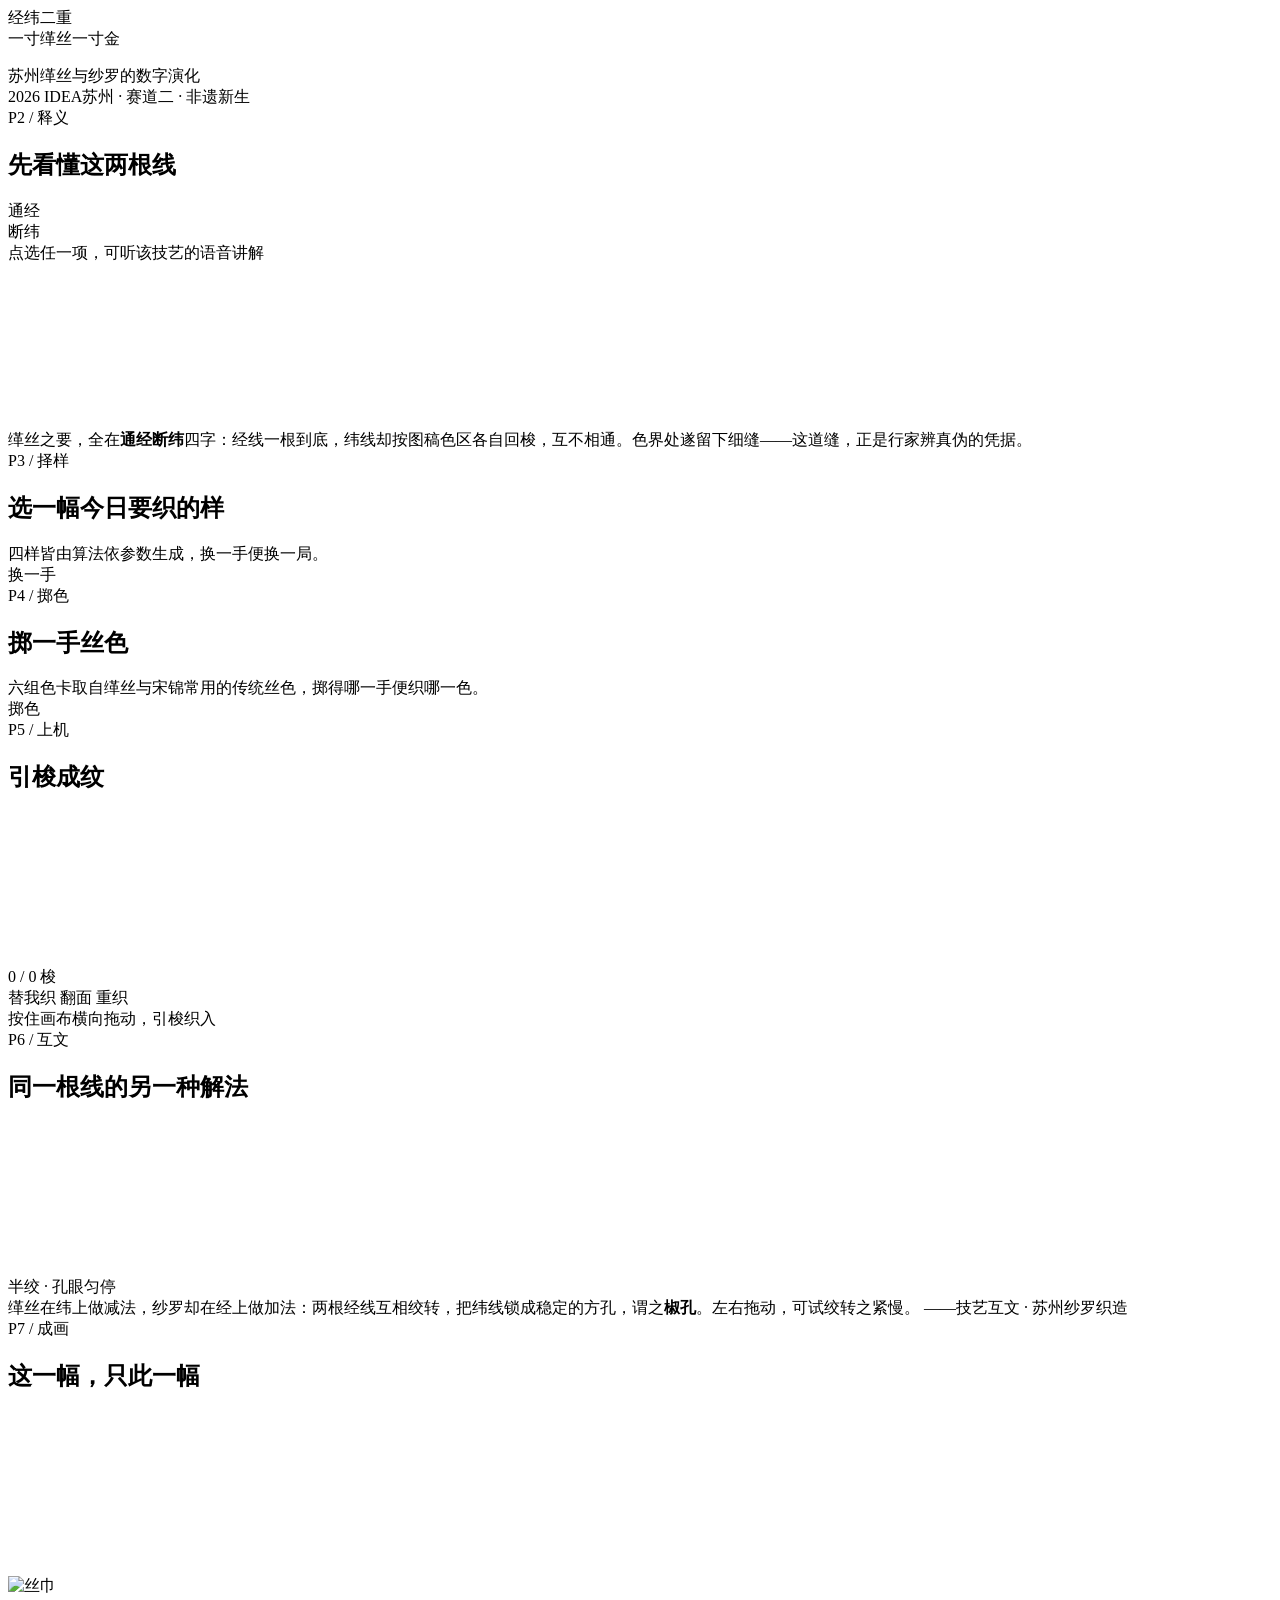
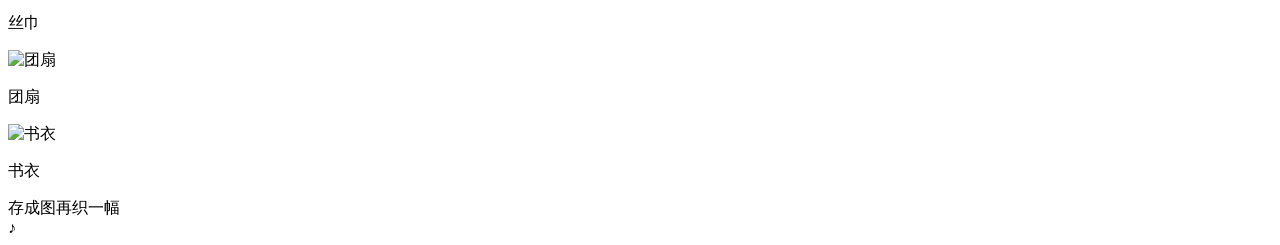
<file: src/index.template.html>
<!DOCTYPE html>
<html lang="zh-CN">
<head>
<meta charset="utf-8">
<meta name="viewport" content="width=device-width,initial-scale=1,maximum-scale=1,user-scalable=no,viewport-fit=cover">
<title>经纬二重 · 苏州缂丝与纱罗的数字演化</title>
</head>
<body>
<div id="wrap">
<div id="stage">

  <section class="page" id="p1">
    <div class="vtitle serif">经纬二重</div>
    <div class="quote serif">一寸缂丝一寸金</div>
    <div class="sub" style="margin-top:16px">苏州缂丝与纱罗的数字演化</div>
    <div class="meta">2026 IDEA苏州 · 赛道二 · 非遗新生</div>
  </section>

  <section class="page" id="p2">
    <div class="kicker">P2 / 释义</div>
    <h2 class="serif">先看懂这两根线</h2>
    <div class="rule"></div>
    <div class="toggle" id="tog"><div class="act">通经</div><div>断纬</div></div>
    <div class="hint" style="margin:0 0 12px">点选任一项，可听该技艺的语音讲解</div>
    <canvas class="diagram" id="diagram"></canvas>
    <div class="note">缂丝之要，全在<b>通经断纬</b>四字：经线一根到底，纬线却按图稿色区各自回梭，互不相通。色界处遂留下细缝——这道缝，正是行家辨真伪的凭据。</div>
  </section>

  <section class="page" id="p3">
    <div class="kicker">P3 / 择样</div>
    <h2 class="serif">选一幅今日要织的样</h2>
    <div class="rule"></div>
    <div class="sub">四样皆由算法依参数生成，换一手便换一局。</div>
    <div class="grid2" id="picks"></div>
    <div class="btnrow"><span class="btn" id="btnReseed">换一手</span></div>
  </section>

  <section class="page" id="p4">
    <div class="kicker">P4 / 掷色</div>
    <h2 class="serif">掷一手丝色</h2>
    <div class="rule"></div>
    <div class="sub">六组色卡取自缂丝与宋锦常用的传统丝色，掷得哪一手便织哪一色。</div>
    <div class="swatches" id="sws"></div>
    <div class="btnrow"><span class="btn solid" id="btnCast">掷色</span></div>
  </section>

  <section class="page" id="p5">
    <div class="kicker">P5 / 上机</div>
    <h2 class="serif">引梭成纹</h2>
    <canvas id="loom"></canvas>
    <div class="prow"><div class="pbar"><i id="pbar"></i></div><div class="pnum" id="pnum">0 / 0 梭</div></div>
    <div class="btnrow">
      <span class="btn" id="btnAuto">替我织</span>
      <span class="btn" id="btnFlip">翻面</span>
      <span class="btn" id="btnReset">重织</span>
    </div>
    <div class="hint" id="hint">按住画布横向拖动，引梭织入</div>
  </section>

  <section class="page" id="p6">
    <div class="kicker">P6 / 互文</div>
    <h2 class="serif">同一根线的另一种解法</h2>
    <div class="rule"></div>
    <canvas id="luo"></canvas>
    <div class="hint" id="luoTxt">半绞 · 孔眼匀停</div>
    <div class="quote2">缂丝在纬上做减法，纱罗却在经上做加法：两根经线互相绞转，把纬线锁成稳定的方孔，谓之<b>椒孔</b>。左右拖动，可试绞转之紧慢。
      <span class="src">——技艺互文 · 苏州纱罗织造</span>
    </div>
  </section>

  <section class="page" id="p7">
    <div class="kicker">P7 / 成画</div>
    <h2 class="serif">这一幅，只此一幅</h2>
    <canvas id="final"></canvas>
    <div style="text-align:center;font-size:15px;color:#7A7266;margin-top:10px" id="fname"></div>
    <div class="mock">
      <div><div class="box"><img alt="丝巾"></div><p>丝巾</p></div>
      <div><div class="box round"><img alt="团扇"></div><p>团扇</p></div>
      <div><div class="box"><img alt="书衣"></div><p>书衣</p></div>
    </div>
    <div class="btnrow"><span class="btn solid" id="btnSave">存成图</span><span class="btn" id="btnAgain">再织一幅</span></div>
  </section>

  <div id="pager"></div>
  <div id="prev"></div>
  <div id="nav"></div>
  <div id="sound" class="off">&#9834;</div>
</div>
</div>
</body>
</html>
</file>
